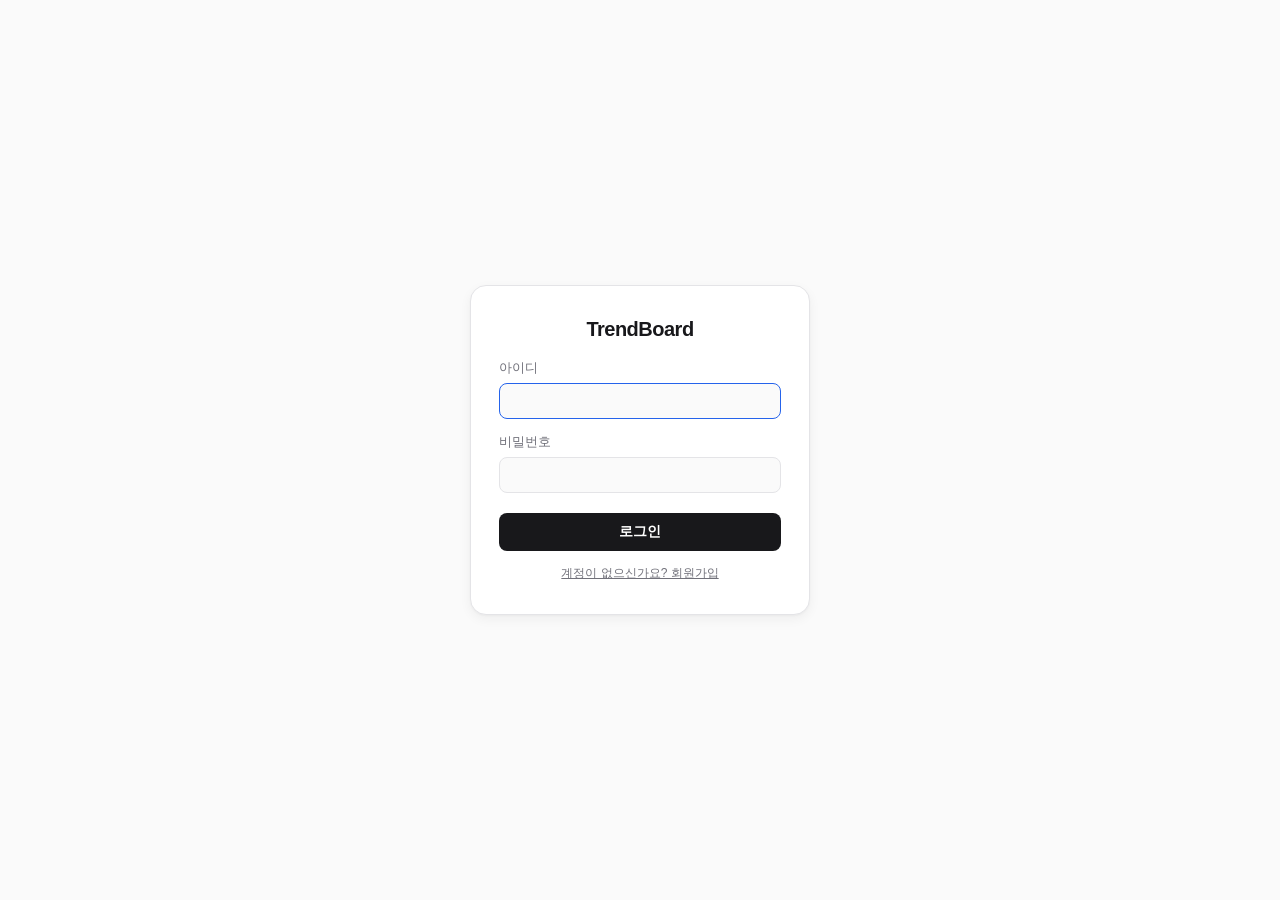
<file: static/login.html>
<!DOCTYPE html>
<html lang="ko">
<head>
<meta charset="UTF-8">
<meta name="viewport" content="width=device-width, initial-scale=1.0">
<title>로그인 — TrendBoard</title>
<link rel="stylesheet" href="style.css">
</head>
<body>
<div class="auth-shell">
  <form class="auth-card" method="post" action="/api/login">
    <h1 class="auth-title">TrendBoard</h1>
    <p class="auth-error hidden" id="authError"></p>
    <label class="auth-label">아이디
      <input class="auth-input" type="text" name="username" autocomplete="username" required autofocus>
    </label>
    <label class="auth-label">비밀번호
      <input class="auth-input" type="password" name="password" autocomplete="current-password" required>
    </label>
    <button class="auth-submit" type="submit">로그인</button>
    <a class="auth-switch" href="register.html">계정이 없으신가요? 회원가입</a>
  </form>
</div>
<script>
  const err = new URLSearchParams(location.search).get("error");
  if (err) {
    const el = document.getElementById("authError");
    el.textContent = err === "invalid" ? "아이디 또는 비밀번호가 올바르지 않습니다." : "로그인에 실패했습니다.";
    el.classList.remove("hidden");
  }
</script>
</body>
</html>
</file>
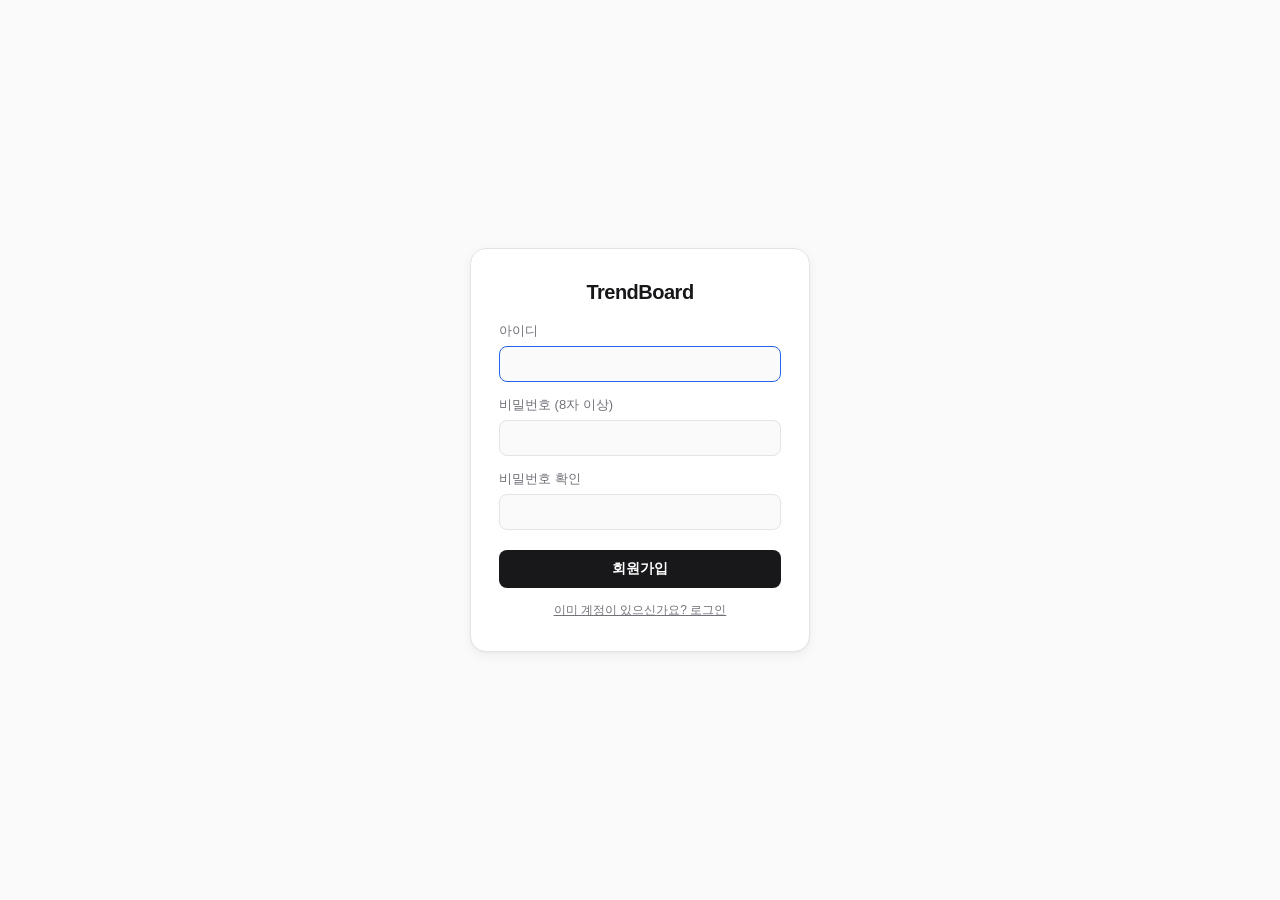
<file: static/register.html>
<!DOCTYPE html>
<html lang="ko">
<head>
<meta charset="UTF-8">
<meta name="viewport" content="width=device-width, initial-scale=1.0">
<title>회원가입 — TrendBoard</title>
<link rel="stylesheet" href="style.css">
</head>
<body>
<div class="auth-shell">
  <form class="auth-card" method="post" action="/api/register">
    <h1 class="auth-title">TrendBoard</h1>
    <p class="auth-error hidden" id="authError"></p>
    <label class="auth-label">아이디
      <input class="auth-input" type="text" name="username" autocomplete="username" required autofocus>
    </label>
    <label class="auth-label">비밀번호 (8자 이상)
      <input class="auth-input" type="password" name="password" autocomplete="new-password" required minlength="8">
    </label>
    <label class="auth-label">비밀번호 확인
      <input class="auth-input" type="password" name="confirm" autocomplete="new-password" required minlength="8">
    </label>
    <button class="auth-submit" type="submit">회원가입</button>
    <a class="auth-switch" href="login.html">이미 계정이 있으신가요? 로그인</a>
  </form>
</div>
<script>
  const err = new URLSearchParams(location.search).get("error");
  const messages = {
    missing: "아이디와 비밀번호를 입력해주세요.",
    mismatch: "비밀번호가 서로 달라요.",
    short: "비밀번호는 8자 이상으로 해주세요.",
    taken: "이미 있는 아이디예요.",
  };
  if (err) {
    const el = document.getElementById("authError");
    el.textContent = messages[err] || "회원가입에 실패했습니다.";
    el.classList.remove("hidden");
  }
</script>
</body>
</html>
</file>
<file: static/style.css>
:root {
  --bg: #fafafa;
  --surface: #ffffff;
  --surface-hover: #f0f0f0;
  --text: #18181b;
  --text-muted: #71717a;
  --border: #e4e4e7;
  --accent: #18181b;
  --accent-contrast: #ffffff;
  --accent-soft: #f0f0f0;
  --select: #2563eb;
  --select-soft: #eff6ff;
  --shadow: 0 1px 2px rgba(0,0,0,0.03), 0 4px 12px rgba(0,0,0,0.05);
  font-family: -apple-system, BlinkMacSystemFont, "Pretendard", "Segoe UI", Roboto, "Noto Sans KR", sans-serif;
}

* { box-sizing: border-box; }

html, body {
  min-height: 100%;
}

body {
  margin: 0;
  background: var(--bg);
  color: var(--text);
  transition: background 0.2s, color 0.2s;
}

.primary-nav {
  display: flex;
  gap: 4px;
  padding: 10px 32px 0;
  background: var(--surface);
  border-bottom: 1px solid var(--border);
}

.primary-nav-item {
  padding: 8px 14px;
  font-size: 13px;
  font-weight: 600;
  color: var(--text-muted);
  text-decoration: none;
  border-bottom: 2px solid transparent;
}

.primary-nav-item:hover { color: var(--text); }

.primary-nav-item.active {
  color: var(--text);
  border-bottom-color: var(--text);
}

.topbar {
  padding: 24px 32px 16px;
  border-bottom: 1px solid var(--border);
  background: var(--surface);
}

.topbar h1 {
  margin: 0 0 14px;
  font-size: 24px;
  letter-spacing: -0.5px;
}

.date-bar {
  display: flex;
  align-items: center;
  gap: 8px;
  flex-wrap: wrap;
}

.refresh-btn {
  display: inline-flex;
  align-items: center;
  gap: 6px;
  border: 1px solid var(--border);
  background: var(--surface);
  color: var(--text);
  padding: 7px 14px;
  border-radius: 999px;
  font-size: 13px;
  font-weight: 500;
  font-family: inherit;
  cursor: pointer;
}

.refresh-btn:hover { background: var(--surface-hover); }

.refresh-btn svg { width: 13px; height: 13px; }

.tabs {
  display: flex;
  gap: 2px;
  background: var(--surface-hover);
  padding: 3px;
  border-radius: 10px;
}

.tab {
  border: none;
  background: transparent;
  color: var(--text-muted);
  padding: 6px 14px;
  border-radius: 8px;
  font-size: 13px;
  font-weight: 500;
  cursor: pointer;
  transition: all 0.15s;
}

.tab:hover { color: var(--text); }

.tab.active {
  background: var(--surface);
  color: var(--text);
  font-weight: 600;
  box-shadow: var(--shadow);
}

.trendbar {
  position: sticky;
  top: 0;
  z-index: 10;
  display: flex;
  justify-content: space-between;
  align-items: center;
  flex-wrap: wrap;
  gap: 16px;
  padding: 10px 32px;
  background: var(--accent-soft);
  border-bottom: 1px solid var(--border);
  font-size: 13px;
}

.trendbar .tabs {
  background: var(--surface);
}

.modal-overlay {
  position: fixed;
  inset: 0;
  z-index: 50;
  display: flex;
  align-items: center;
  justify-content: center;
  background: rgba(0, 0, 0, 0.4);
  padding: 20px;
}

.modal-overlay.hidden { display: none; }

.modal {
  position: relative;
  width: 100%;
  max-width: 440px;
  background: var(--surface);
  border-radius: 16px;
  box-shadow: var(--shadow);
  padding: 28px 24px 22px;
}

.modal-close {
  position: absolute;
  top: 14px;
  right: 14px;
  border: none;
  background: transparent;
  font-size: 18px;
  line-height: 1;
  color: var(--text-muted);
  cursor: pointer;
  padding: 4px;
}

.modal-close:hover { color: var(--text); }

.modal-title {
  margin: 0 0 4px;
  font-size: 17px;
}

.modal-sub {
  margin: 0 0 18px;
  font-size: 13px;
  color: var(--text-muted);
}

.method-options {
  display: flex;
  flex-direction: column;
  gap: 8px;
}

.method-option {
  display: flex;
  flex-direction: column;
  align-items: flex-start;
  gap: 4px;
  width: 100%;
  text-align: left;
  border: 1px solid var(--border);
  background: var(--surface);
  border-radius: 10px;
  padding: 12px 14px;
  cursor: pointer;
  font: inherit;
  color: inherit;
  transition: border-color 0.15s, background 0.15s;
}

.method-option:hover:not(:disabled) {
  border-color: var(--select);
  background: var(--select-soft);
}

.method-option:disabled {
  opacity: 0.55;
  cursor: not-allowed;
}

.method-name {
  font-size: 14px;
  font-weight: 700;
}

.method-desc {
  font-size: 12px;
  color: var(--text-muted);
  line-height: 1.5;
}

.method-copy-link {
  display: block;
  width: 100%;
  margin-top: 14px;
  border: none;
  background: transparent;
  color: var(--text-muted);
  font-size: 12px;
  text-decoration: underline;
  cursor: pointer;
  padding: 4px;
  text-align: center;
}

.method-copy-link:hover { color: var(--text); }

#trendBtn {
  display: inline-flex;
  align-items: center;
  gap: 8px;
  border: 1px solid var(--border);
  background: var(--surface);
  color: var(--text);
  padding: 8px 16px;
  border-radius: 8px;
  font-size: 13px;
  cursor: pointer;
  font-weight: 600;
}

.cart-count {
  display: inline-flex;
  align-items: center;
  justify-content: center;
  min-width: 18px;
  height: 18px;
  padding: 0 5px;
  border-radius: 999px;
  background: var(--select);
  color: #fff;
  font-size: 11px;
  font-weight: 700;
}

.cart-count.hidden { display: none; }

#trendBtn:hover:not(:disabled) { background: var(--surface-hover); }

#trendBtn:disabled {
  color: var(--text-muted);
  opacity: 0.55;
  cursor: not-allowed;
}

.cards {
  display: flex;
  flex-direction: column;
  gap: 12px;
  max-width: 680px;
  margin: 0 auto;
  padding: 24px 32px 60px;
}

.card {
  background: var(--surface);
  border: 1px solid var(--border);
  border-radius: 14px;
  padding: 16px;
  box-shadow: var(--shadow);
  display: flex;
  flex-direction: column;
  gap: 10px;
  cursor: pointer;
  transition: border-color 0.15s;
}

.card:hover { border-color: var(--text-muted); }

.card.selected {
  border-color: var(--select);
  box-shadow: 0 0 0 1px var(--select);
}

.card.used {
  opacity: 0.6;
}

.card.used:hover {
  opacity: 1;
}

.card-badges {
  display: flex;
  align-items: center;
  gap: 6px;
  flex-wrap: wrap;
}

.used-badge {
  font-size: 10px;
  font-weight: 700;
  color: var(--select);
  background: var(--select-soft);
  padding: 3px 8px;
  border-radius: 6px;
  white-space: nowrap;
}

.card-top {
  display: flex;
  justify-content: space-between;
  align-items: flex-start;
  gap: 8px;
}

.badge {
  font-size: 10px;
  font-weight: 700;
  letter-spacing: 0.3px;
  text-transform: uppercase;
  padding: 3px 8px;
  border-radius: 6px;
  border: 1px solid var(--border);
  background: transparent;
  color: var(--text-muted);
  white-space: nowrap;
}

.card-title {
  display: block;
  font-size: 15px;
  font-weight: 600;
  line-height: 1.4;
  margin: 0;
  color: var(--text);
  text-decoration: none;
}

.card-title:hover { text-decoration: underline; }

.card-meta {
  font-size: 12px;
  color: var(--text-muted);
}

.card-excerpt {
  font-size: 13px;
  line-height: 1.5;
  color: var(--text-muted);
  margin: 0;
  display: -webkit-box;
  -webkit-line-clamp: 2;
  -webkit-box-orient: vertical;
  overflow: hidden;
}

.card-summary {
  font-size: 13px;
  line-height: 1.6;
  color: var(--text);
  background: var(--bg);
  border-radius: 8px;
  padding: 10px 12px;
  display: none;
}

.card-summary.show { display: block; }

.card-summary ul { margin: 0; padding-left: 18px; }

.keywords {
  display: flex;
  flex-wrap: wrap;
  gap: 6px;
  margin-top: 8px;
}

.keyword-chip {
  font-size: 11px;
  background: var(--surface-hover);
  color: var(--text-muted);
  border: 1px solid var(--border);
  padding: 3px 8px;
  border-radius: 12px;
}

.card-actions {
  display: flex;
  justify-content: space-between;
  align-items: center;
  margin-top: auto;
}

.summarize-btn {
  border: 1px solid var(--border);
  background: transparent;
  color: var(--text);
  padding: 6px 12px;
  border-radius: 8px;
  font-size: 12px;
  cursor: pointer;
  font-weight: 600;
}

.summarize-btn:hover { background: var(--surface-hover); }

.trend-body {
  display: flex;
  flex-direction: column;
  height: 100vh;
}

/* Obsidian 스타일 2단 레이아웃: 좌측 SNB(히스토리 목록) + 우측 본문 */
.trend-shell {
  display: flex;
  flex: 1;
  min-height: 0;
}

.snb {
  width: 280px;
  flex-shrink: 0;
  background: var(--bg);
  border-right: 1px solid var(--border);
  display: flex;
  flex-direction: column;
  overflow: hidden;
}

.snb-header {
  display: flex;
  align-items: center;
  justify-content: space-between;
  padding: 14px 14px 12px;
}

.snb-header h2 {
  font-size: 13px;
  text-transform: uppercase;
  letter-spacing: 0.5px;
  color: var(--text-muted);
  margin: 0;
}

.snb-list {
  flex: 1;
  overflow-y: auto;
  padding: 0 6px 12px;
  display: flex;
  flex-direction: column;
  gap: 2px;
}

.snb-empty {
  padding: 12px 10px;
  font-size: 12px;
  color: var(--text-muted);
}

.snb-item {
  display: flex;
  flex-direction: column;
  align-items: flex-start;
  gap: 3px;
  width: 100%;
  text-align: left;
  border: none;
  background: transparent;
  border-radius: 8px;
  padding: 8px 10px;
  cursor: pointer;
}

.snb-item:hover { background: var(--surface-hover); }

.snb-item.active {
  background: var(--surface);
  box-shadow: var(--shadow);
}

.snb-item-date {
  font-size: 14px;
  font-weight: 600;
  color: var(--text);
}

.snb-item-count {
  font-size: 12px;
  color: var(--text-muted);
}

.trend-main {
  flex: 1;
  overflow-y: auto;
  padding: 36px 40px 60px;
  background: var(--surface);
}

.trend-current {
  max-width: 700px;
  margin: 0 auto;
}

.result-meta {
  display: flex;
  align-items: center;
  gap: 8px;
  flex-wrap: wrap;
  font-size: 12px;
  color: var(--text-muted);
  margin-bottom: 10px;
}

.result-count { color: var(--text-muted); }

.result-method {
  font-size: 11px;
  font-weight: 700;
  color: var(--select);
  background: var(--select-soft);
  padding: 2px 8px;
  border-radius: 6px;
}

.selected-items-list {
  list-style: none;
  margin: 0 0 20px;
  padding: 0;
  display: flex;
  flex-direction: column;
  gap: 4px;
}

.selected-item-row {
  display: flex;
  align-items: center;
  gap: 8px;
  border: 1px solid var(--border);
  border-radius: 8px;
  background: var(--surface);
  padding: 8px 12px;
  text-decoration: none;
  color: var(--text-muted);
}

a.selected-item-row:hover {
  background: var(--surface-hover);
  border-color: var(--text-muted);
}

a.selected-item-row:hover .selected-item-title {
  text-decoration: underline;
}

.selected-item-row.no-link {
  cursor: default;
}

.selected-item-title {
  font-size: 13px;
  line-height: 1.4;
  flex: 1;
}

.selected-item-arrow {
  font-size: 12px;
  color: var(--text-muted);
  flex-shrink: 0;
}

.reopen-section {
  border: 1px solid var(--border);
  border-radius: 10px;
  padding: 14px 16px;
  margin: 0 0 20px;
}

.reopen-actions {
  display: flex;
  gap: 8px;
  margin-bottom: 10px;
}

.method-option-inline {
  border: 1px solid var(--border);
  background: var(--surface);
  color: var(--text);
  padding: 7px 14px;
  border-radius: 8px;
  font-size: 13px;
  font-weight: 600;
  cursor: pointer;
}

.method-option-inline:hover:not(:disabled) { background: var(--surface-hover); }

.method-option-inline:disabled {
  color: var(--text-muted);
  opacity: 0.55;
  cursor: not-allowed;
}

.prompt-preview-label {
  display: flex;
  align-items: center;
  justify-content: space-between;
  gap: 8px;
  font-size: 11px;
  font-weight: 700;
  color: var(--text-muted);
  text-transform: uppercase;
  letter-spacing: 0.3px;
  margin: 4px 0 8px;
}

.copy-inline-btn {
  border: 1px solid var(--border);
  background: var(--surface);
  color: var(--text);
  padding: 3px 10px;
  border-radius: 6px;
  font-size: 11px;
  font-weight: 700;
  text-transform: none;
  letter-spacing: normal;
  cursor: pointer;
}

.copy-inline-btn:hover:not(:disabled) { background: var(--surface-hover); }

.copy-inline-btn:disabled {
  color: var(--text-muted);
  opacity: 0.55;
  cursor: not-allowed;
}

.prompt-preview {
  font-size: 12px;
  color: var(--text-muted);
}

.prompt-text {
  white-space: pre-wrap;
  word-break: break-word;
  background: var(--bg);
  border: 1px solid var(--border);
  border-radius: 8px;
  padding: 14px 16px;
  font-family: "JetBrains Mono", "Noto Sans KR", "Pretendard", "Consolas", "Menlo", "Monaco", monospace;
  font-size: 11px;
  line-height: 2;
  color: var(--text);
  max-height: 480px;
  overflow-y: auto;
}

.toast {
  position: fixed;
  bottom: 24px;
  left: 50%;
  transform: translateX(-50%);
  background: var(--text);
  color: var(--bg);
  padding: 10px 20px;
  border-radius: 8px;
  font-size: 13px;
  z-index: 60;
  transition: opacity 0.2s;
}

.toast.hidden { display: none; }

.empty-state {
  text-align: center;
  color: var(--text-muted);
  padding: 60px 20px;
  font-size: 14px;
}

.spinner {
  display: inline-block;
  width: 12px;
  height: 12px;
  border: 2px solid var(--border);
  border-top-color: var(--text);
  border-radius: 50%;
  animation: spin 0.7s linear infinite;
  margin-right: 6px;
  vertical-align: -1px;
}

@keyframes spin { to { transform: rotate(360deg); } }

.auth-shell {
  min-height: 100vh;
  display: flex;
  align-items: center;
  justify-content: center;
  padding: 20px;
}

.auth-card {
  width: 100%;
  max-width: 340px;
  background: var(--surface);
  border: 1px solid var(--border);
  border-radius: 16px;
  box-shadow: var(--shadow);
  padding: 32px 28px;
  display: flex;
  flex-direction: column;
  gap: 14px;
}

.auth-title {
  margin: 0 0 4px;
  font-size: 20px;
  text-align: center;
  letter-spacing: -0.5px;
}

.auth-error {
  margin: 0;
  padding: 8px 12px;
  border-radius: 8px;
  background: #fef2f2;
  color: #b91c1c;
  font-size: 13px;
}

.auth-error.hidden { display: none; }

.auth-label {
  display: flex;
  flex-direction: column;
  gap: 6px;
  font-size: 13px;
  color: var(--text-muted);
}

.auth-input {
  border: 1px solid var(--border);
  background: var(--bg);
  color: var(--text);
  border-radius: 8px;
  padding: 9px 12px;
  font-size: 14px;
  font-family: inherit;
}

.auth-input:focus {
  outline: none;
  border-color: var(--select);
}

.auth-submit {
  margin-top: 6px;
  border: none;
  background: var(--accent);
  color: var(--accent-contrast);
  padding: 10px;
  border-radius: 8px;
  font-size: 14px;
  font-weight: 600;
  cursor: pointer;
}

.auth-submit:hover { opacity: 0.9; }

.auth-switch {
  text-align: center;
  font-size: 12px;
  color: var(--text-muted);
  text-decoration: underline;
}

.auth-switch:hover { color: var(--text); }

.logout-link {
  margin-left: auto;
  color: var(--text-muted);
  text-decoration: none;
  font-size: 13px;
  font-weight: 600;
  padding: 8px 14px;
}

.logout-link:hover { color: var(--text); }

.back-to-top {
  position: fixed;
  bottom: 28px;
  right: 28px;
  z-index: 30;
  width: 42px;
  height: 42px;
  border: 1px solid var(--border);
  background: var(--surface);
  color: var(--text);
  border-radius: 50%;
  box-shadow: var(--shadow);
  display: flex;
  align-items: center;
  justify-content: center;
  cursor: pointer;
  opacity: 1;
  transition: opacity 0.15s, transform 0.15s, background 0.15s;
}

.back-to-top svg { width: 16px; height: 16px; }

.back-to-top:hover { background: var(--surface-hover); }

.back-to-top.hidden {
  opacity: 0;
  pointer-events: none;
  transform: translateY(6px);
}

.trend-actions {
  display: flex;
  align-items: center;
  gap: 12px;
}

.clear-selection-btn {
  border: none;
  background: transparent;
  color: var(--text-muted);
  font-size: 12px;
  font-weight: 600;
  text-decoration: underline;
  cursor: pointer;
  padding: 4px;
}

.clear-selection-btn:hover { color: var(--text); }

.clear-selection-btn.hidden { display: none; }
</file>
